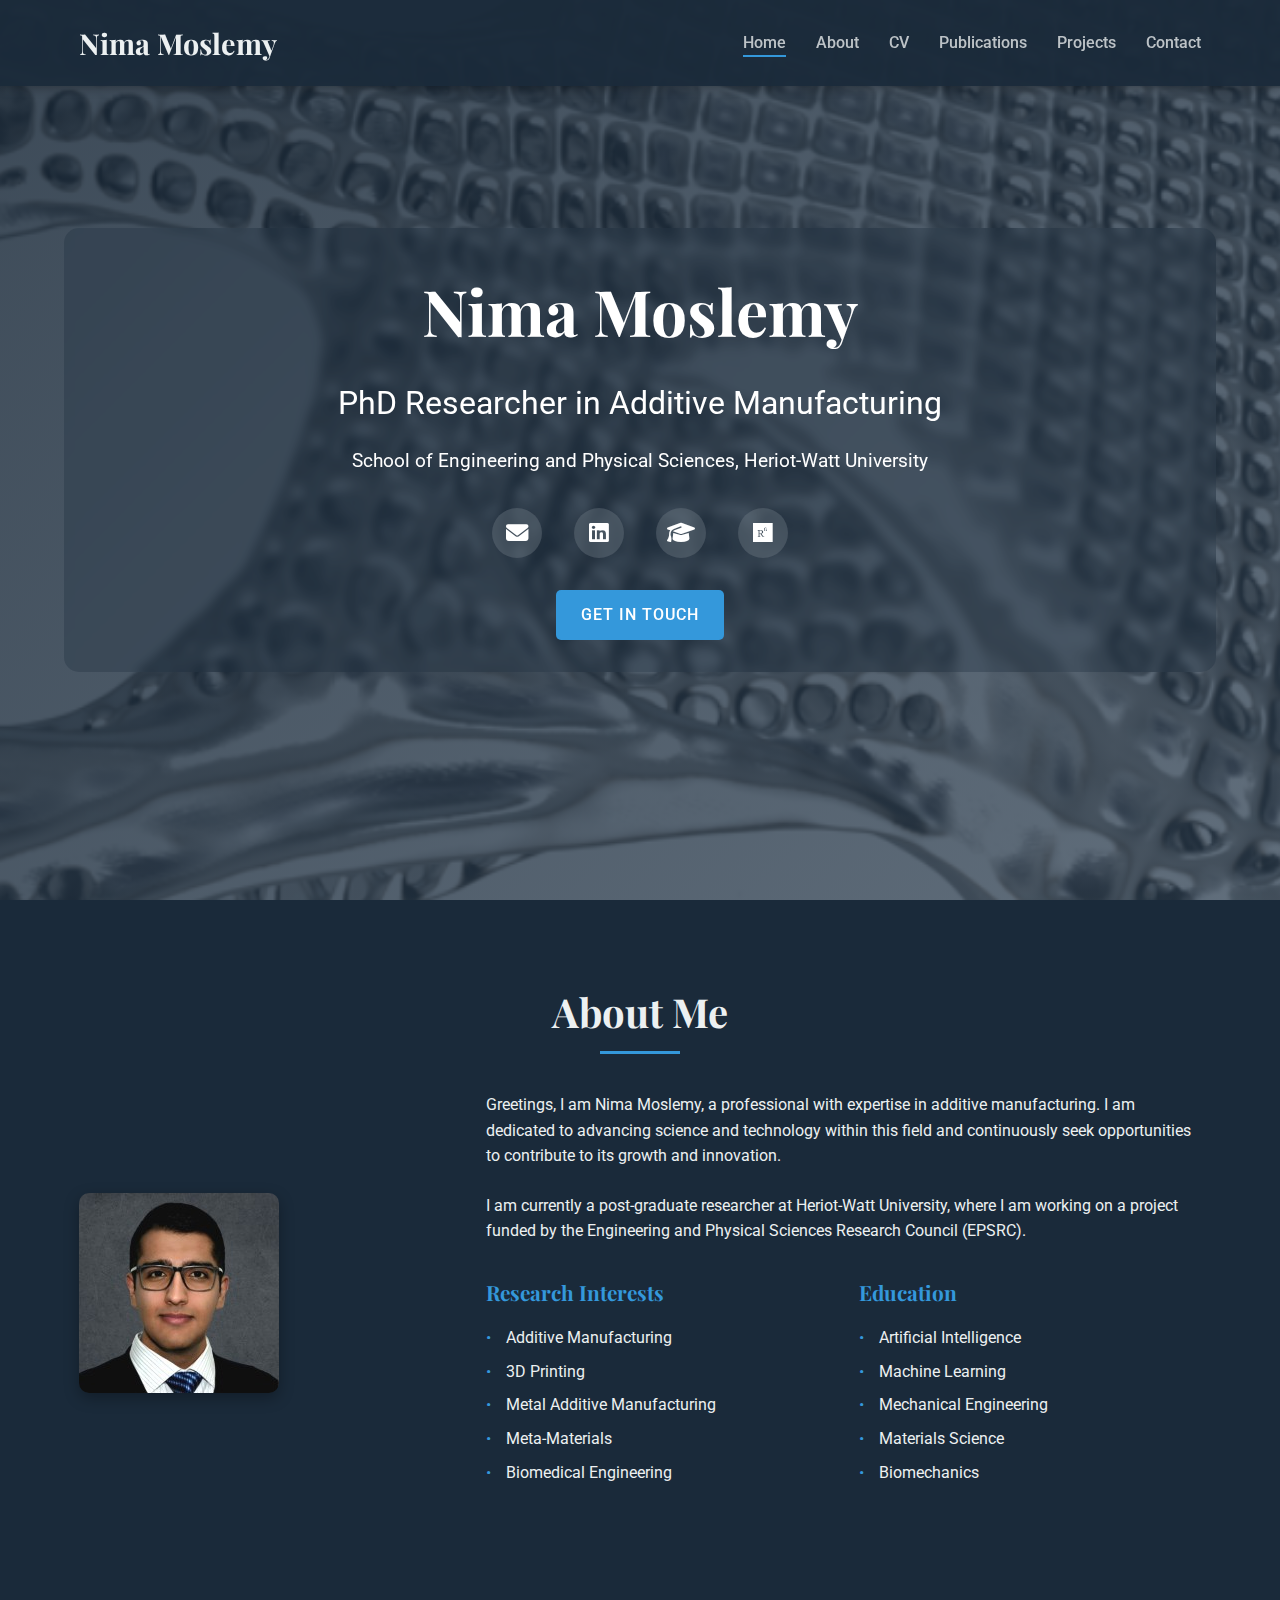
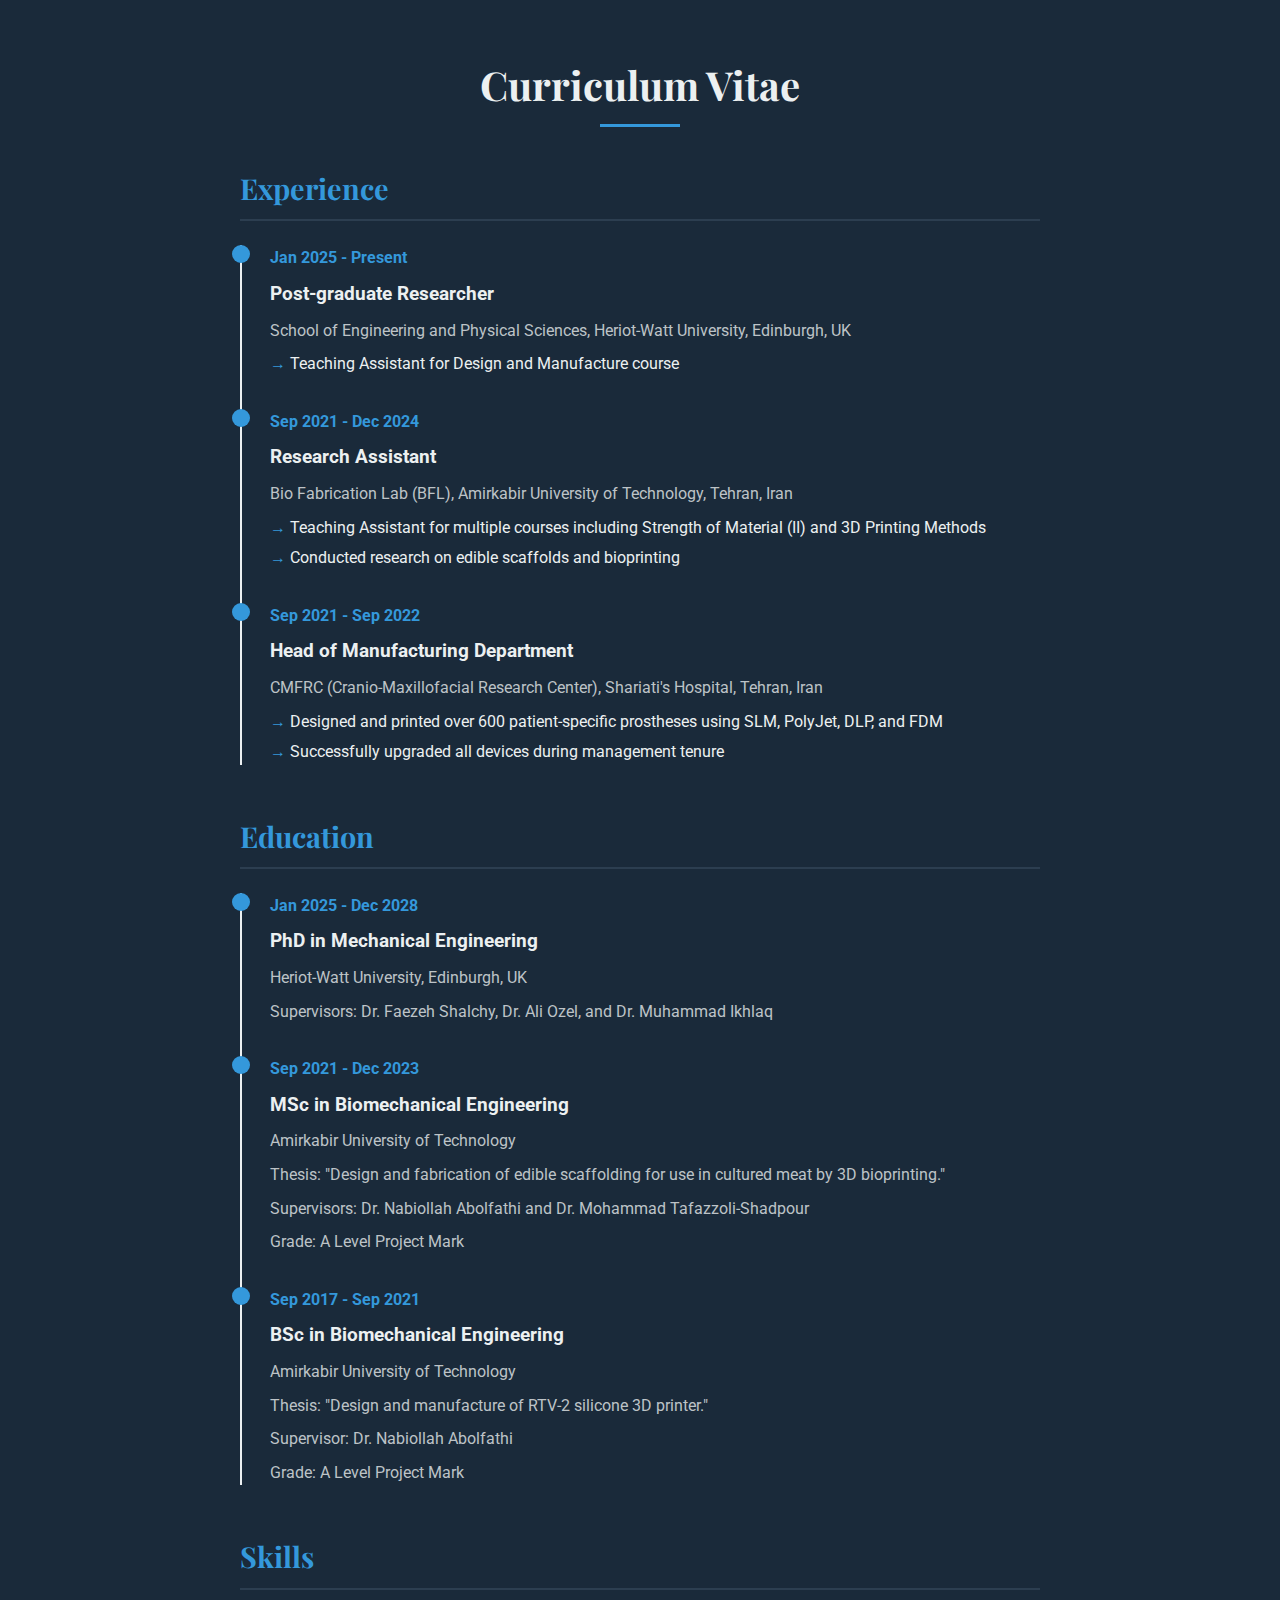
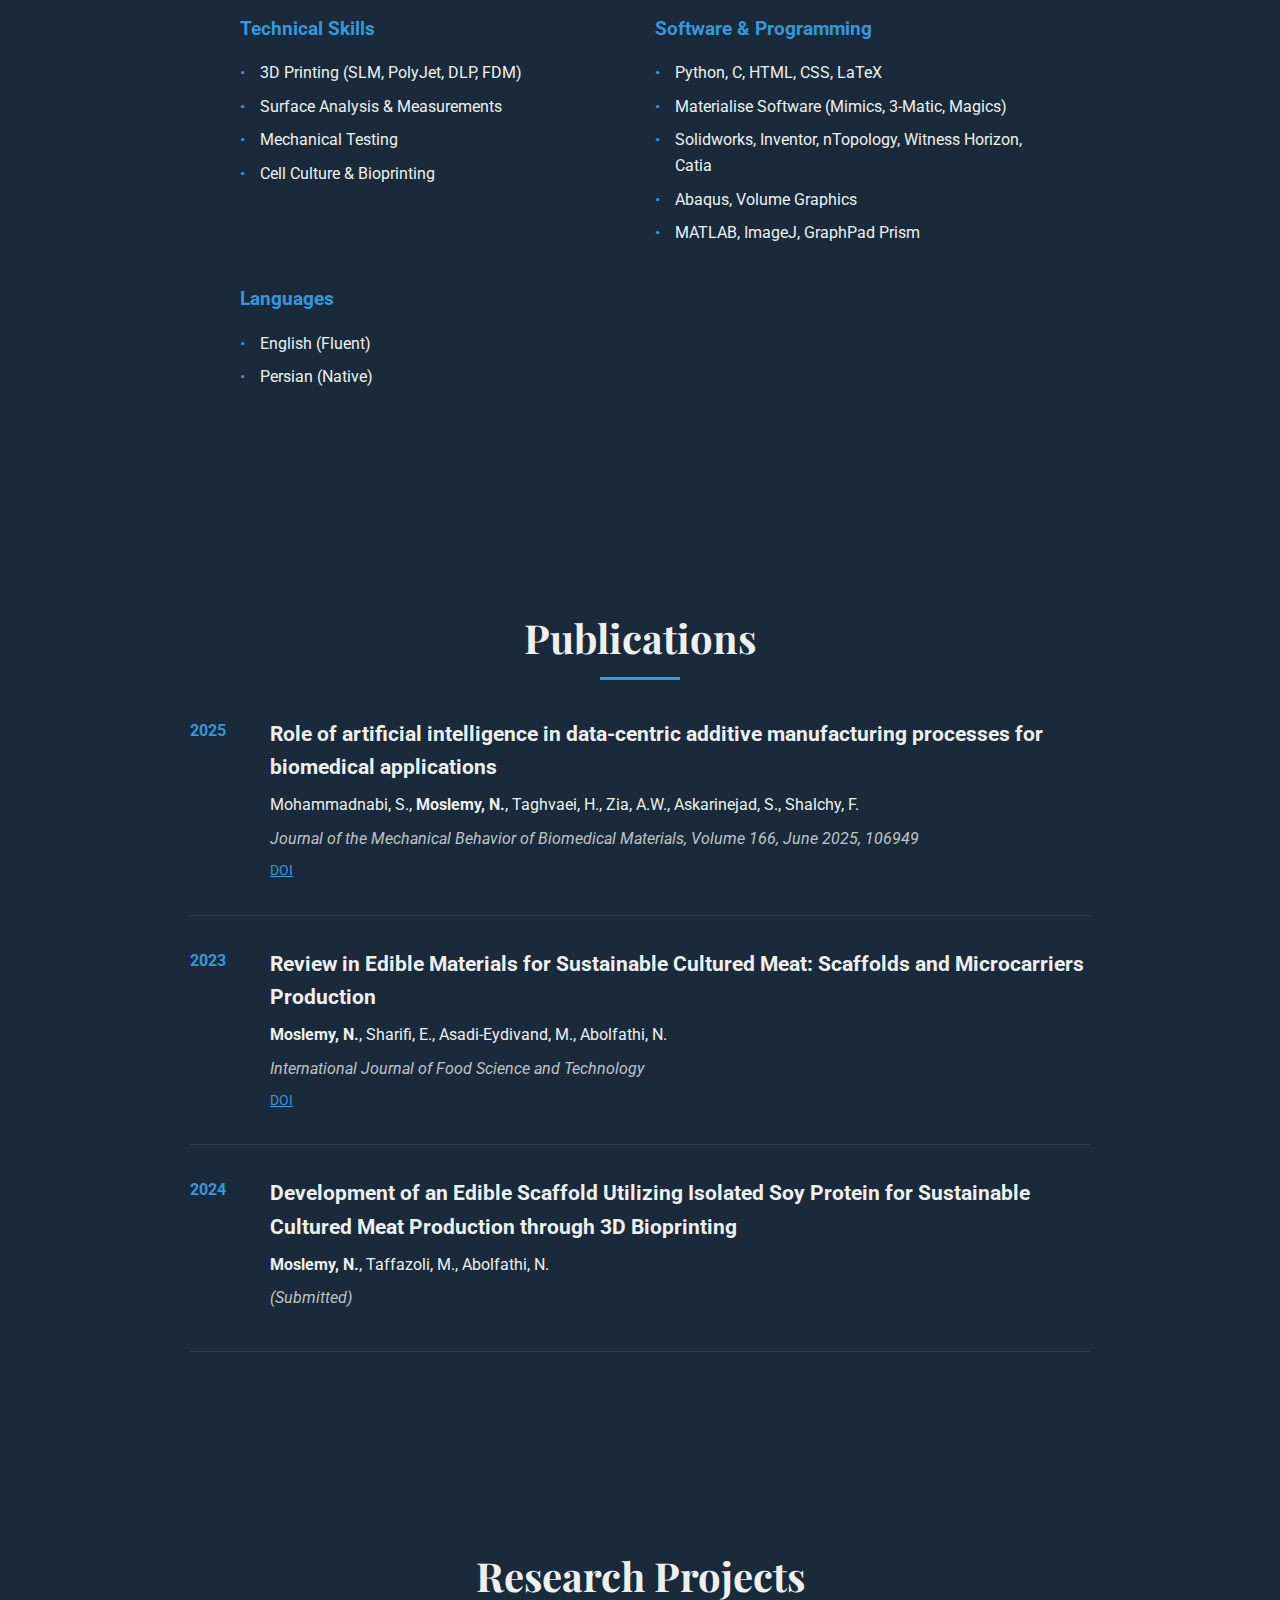
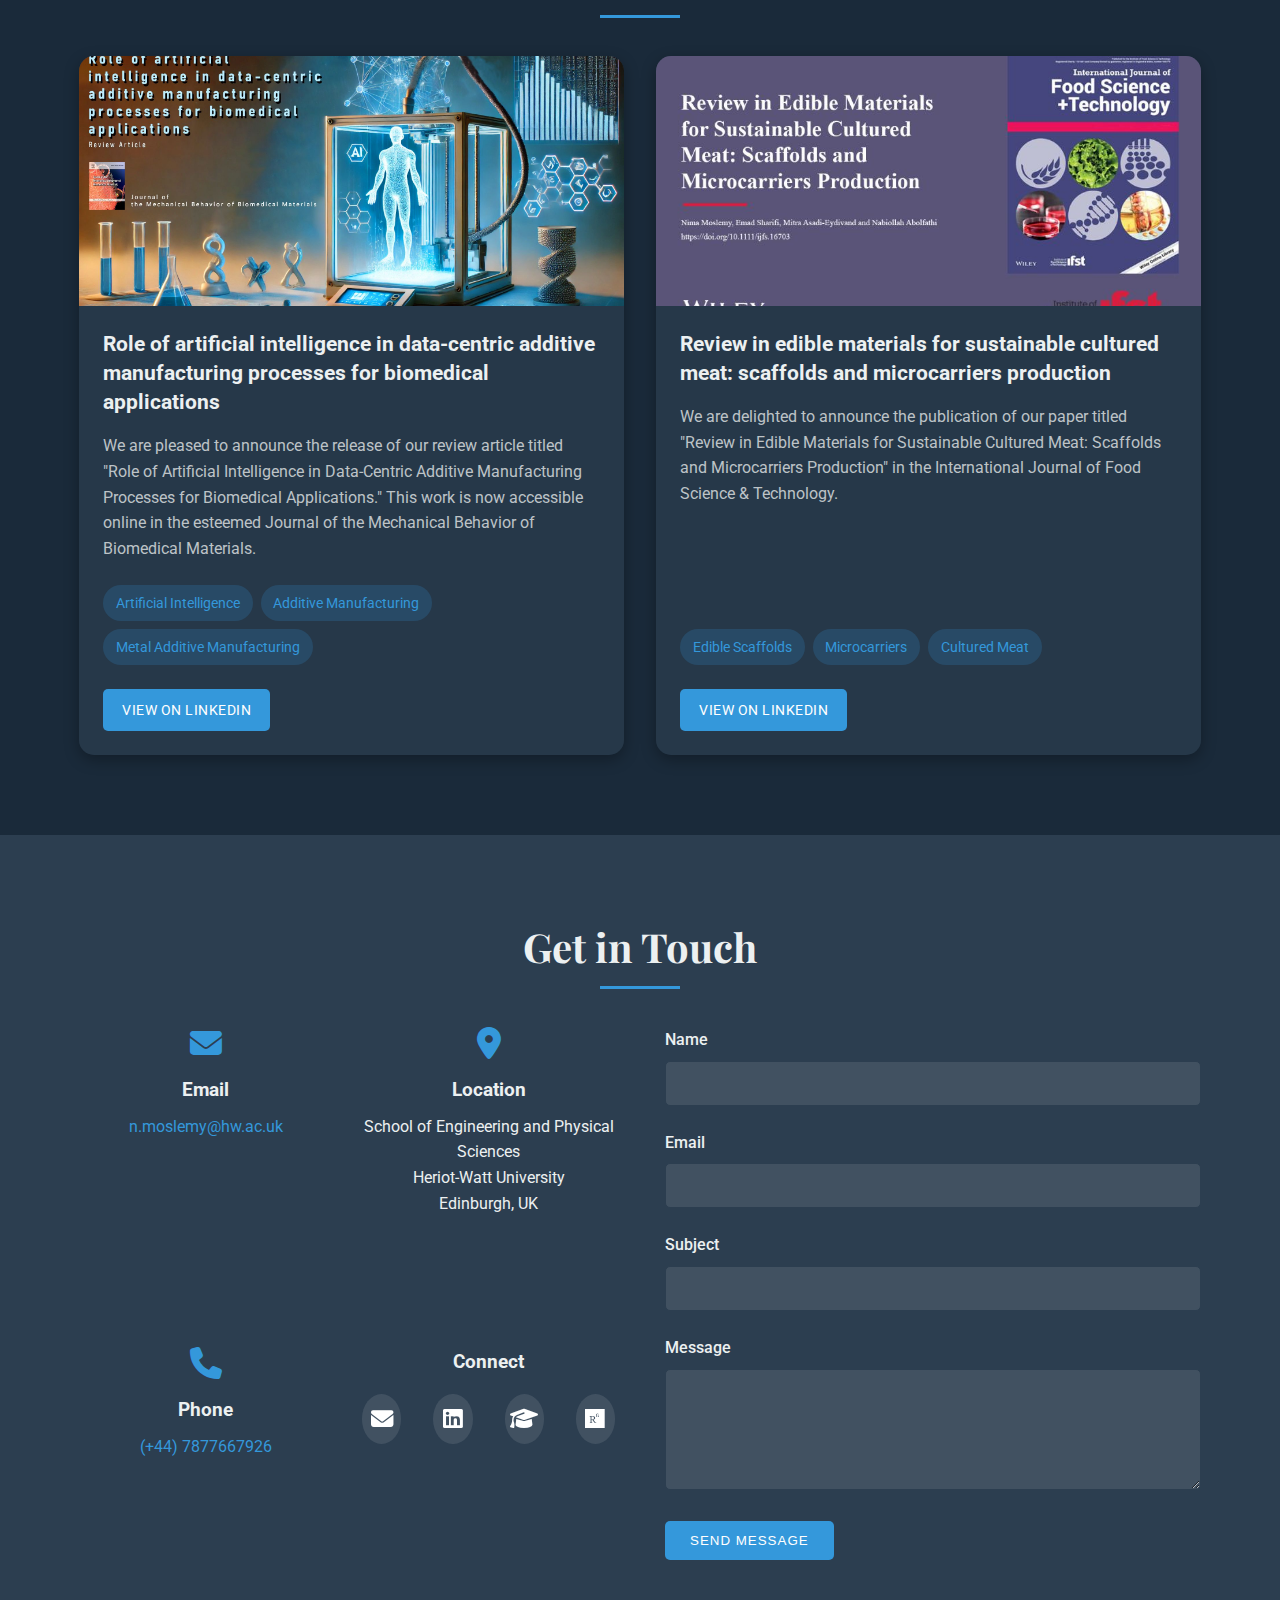
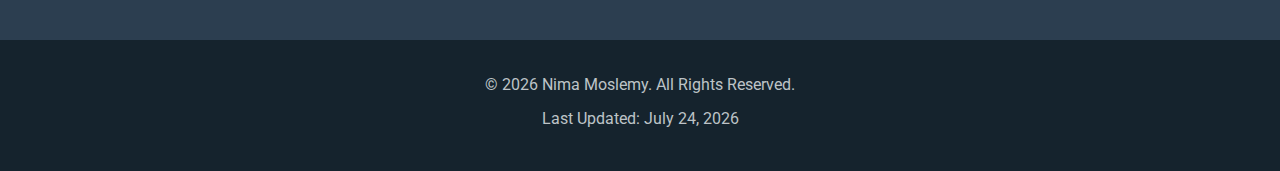
<file: index.html>
<!DOCTYPE html>
<html lang="en">
<head>
    <meta charset="UTF-8">
    <meta name="viewport" content="width=device-width, initial-scale=1.0">
    <title>Nima Moslemy</title>
    <link rel="stylesheet" href="css/styles.css">
    <link rel="stylesheet" href="https://cdnjs.cloudflare.com/ajax/libs/font-awesome/6.4.0/css/all.min.css">
    <link href="https://fonts.googleapis.com/css2?family=Roboto:wght@300;400;500;700&family=Playfair+Display:wght@400;700&display=swap" rel="stylesheet">
</head>
<body>
    <header>
        <div class="container">
            <nav>
                <div class="logo">Nima Moslemy</div>
                <div class="menu-toggle">
                    <i class="fas fa-bars"></i>
                </div>
                <ul class="nav-menu">
                    <li><a href="#home" class="active">Home</a></li>
                    <li><a href="#about">About</a></li>
                    <li><a href="#resume">CV</a></li>
                    <li><a href="#publications">Publications</a></li>
                    <li><a href="#projects">Projects</a></li>
                    <li><a href="#contact">Contact</a></li>
                </ul>
            </nav>
        </div>
    </header>

    <section id="home" class="hero">
        <div class="container">
            <div class="hero-content">
                <h1>Nima Moslemy</h1>
                <h2>PhD Researcher in Additive Manufacturing</h2>
                <p>School of Engineering and Physical Sciences, Heriot-Watt University</p>
                <div class="social-links">
                    <a href="mailto:n.moslemy@hw.ac.uk" target="_blank"><i class="fas fa-envelope"></i></a>
                    <a href="https://www.linkedin.com/in/nimamoslemy/?originalSubdomain=ir" target="_blank"><i class="fab fa-linkedin"></i></a>
                    <a href="https://scholar.google.com/citations?user=oj20_dkAAAAJ&hl=en" target="_blank"><i class="fas fa-graduation-cap"></i></a>
                    <a href="https://www.researchgate.net/profile/Nima-Moslemy" target="_blank"><i class="fab fa-researchgate"></i></a>
                </div>
                <a href="#contact" class="btn">Get in Touch</a>
            </div>
        </div>
    </section>

    <section id="about" class="about">
        <div class="container">
            <h2 class="section-title">About Me</h2>
            <div class="about-content">
                <div class="about-image">
                    <img src="images/profile.jpg" alt="Nima Moslemy">
                </div>
                <div class="about-text">
                    <p>Greetings, I am Nima Moslemy, a professional with expertise in additive manufacturing. I am dedicated to advancing science and technology within this field and continuously seek opportunities to contribute to its growth and innovation.</p>
                    <p> I am currently a post-graduate researcher at Heriot-Watt University, where I am working on a project funded by the Engineering and Physical Sciences Research Council (EPSRC). </p>
                    <div class="about-details">
                        <div class="detail-item">
                            <h3>Research Interests</h3>
                            <ul>
                                <li>Additive Manufacturing</li>
                                <li>3D Printing</li>
                                <li>Metal Additive Manufacturing</li>
                                <li>Meta-Materials</li>
                                <li>Biomedical Engineering</li>
                            </ul>
                        </div>
                        <div class="detail-item">
                            <h3>Education</h3>
                            <ul>
                                <li>Artificial Intelligence</li>
                                <li>Machine Learning</li>
                                <li>Mechanical Engineering</li>
                                <li>Materials Science</li>
                                <li>Biomechanics</li>
                            </ul>
                        </div>
                    </div>
                </div>
            </div>
        </div>
    </section>

    <section id="resume" class="resume">
        <div class="container">
            <h2 class="section-title">Curriculum Vitae</h2>
            <div class="resume-content">
                <div class="resume-section">
                    <h3>Experience</h3>
                    <div class="timeline">
                        <div class="timeline-item">
                            <div class="timeline-date">Jan 2025 - Present</div>
                            <div class="timeline-content">
                                <h4>Post-graduate Researcher</h4>
                                <p>School of Engineering and Physical Sciences, Heriot-Watt University, Edinburgh, UK</p>
                                <ul>
                                    <li>Teaching Assistant for Design and Manufacture course</li>
                                </ul>
                            </div>
                        </div>
                        <div class="timeline-item">
                            <div class="timeline-date">Sep 2021 - Dec 2024</div>
                            <div class="timeline-content">
                                <h4>Research Assistant</h4>
                                <p>Bio Fabrication Lab (BFL), Amirkabir University of Technology, Tehran, Iran</p>
                                <ul>
                                    <li>Teaching Assistant for multiple courses including Strength of Material (II) and 3D Printing Methods</li>
                                    
                                    <li>Conducted research on edible scaffolds and bioprinting</li>
                                </ul>
                            </div>
                        </div>
                        <div class="timeline-item">
                            <div class="timeline-date">Sep 2021 - Sep 2022</div>
                            <div class="timeline-content">
                                <h4>Head of Manufacturing Department</h4>
                                <p>CMFRC (Cranio-Maxillofacial Research Center), Shariati's Hospital, Tehran, Iran</p>
                                <ul>
                                    
                                    <li>Designed and printed over 600 patient-specific prostheses using SLM, PolyJet, DLP, and FDM</li>
                                    <li>Successfully upgraded all devices during management tenure</li>
                                </ul>
                            </div>
                        </div>
                    </div>
                </div>
                
                <div class="resume-section">
                    <h3>Education</h3>
                    <div class="timeline">
                        <div class="timeline-item">
                            <div class="timeline-date">Jan 2025 - Dec 2028</div>
                            <div class="timeline-content">
                                <h4>PhD in Mechanical Engineering</h4>
                                <p>Heriot-Watt University, Edinburgh, UK</p>
                                <p>Supervisors: Dr. Faezeh Shalchy, Dr. Ali Ozel, and Dr. Muhammad Ikhlaq</p>
                            </div>
                        </div>
                        <div class="timeline-item">
                            <div class="timeline-date">Sep 2021 - Dec 2023</div>
                            <div class="timeline-content">
                                <h4>MSc in Biomechanical Engineering</h4>
                                <p>Amirkabir University of Technology</p>
                                <p>Thesis: "Design and fabrication of edible scaffolding for use in cultured meat by 3D bioprinting."</p>
                                <p>Supervisors: Dr. Nabiollah Abolfathi and Dr. Mohammad Tafazzoli-Shadpour</p>
                                <p>Grade: A Level Project Mark</p>
                            </div>
                        </div>
                        <div class="timeline-item">
                            <div class="timeline-date">Sep 2017 - Sep 2021</div>
                            <div class="timeline-content">
                                <h4>BSc in Biomechanical Engineering</h4>
                                <p>Amirkabir University of Technology</p>
                                <p>Thesis: "Design and manufacture of RTV-2 silicone 3D printer."</p>
                                <p>Supervisor: Dr. Nabiollah Abolfathi</p>
                                <p>Grade: A Level Project Mark</p>
                            </div>
                        </div>
                    </div>
                </div>
                
                <div class="resume-section">
                    <h3>Skills</h3>
                    <div class="skills-container">
                        <div class="skill-category">
                            <h4>Technical Skills</h4>
                            <ul>
                                <li>3D Printing (SLM, PolyJet, DLP, FDM)</li>
                                <li>Surface Analysis & Measurements</li>
                                <li>Mechanical Testing</li>
                                <li>Cell Culture & Bioprinting</li>
                            </ul>
                        </div>
                        <div class="skill-category">
                            <h4>Software & Programming</h4>
                            <ul>
                                <li>Python, C, HTML, CSS, LaTeX</li>
                                <li>Materialise Software (Mimics, 3-Matic, Magics)</li>
                                <li>Solidworks, Inventor, nTopology, Witness Horizon, Catia</li>
                                <li>Abaqus, Volume Graphics</li>
                                <li>MATLAB, ImageJ, GraphPad Prism</li>
                            </ul>
                        </div>
                        <div class="skill-category">
                            <h4>Languages</h4>
                            <ul>
                                <li>English (Fluent)</li>
                                <li>Persian (Native)</li>
                            </ul>
                        </div>
                    </div>
                </div>
            </div>
        </div>
    </section>

    <section id="publications" class="publications">
        <div class="container">
            <h2 class="section-title">Publications</h2>
            <div class="publications-content">
                <div class="publication-list">
                    <div class="publication-item">
                        <div class="publication-year">2025</div>
                        <div class="publication-details">
                            <h3>Role of artificial intelligence in data-centric additive manufacturing processes for biomedical applications</h3>
                            <p class="authors">Mohammadnabi, S., <strong>Moslemy, N.</strong>, Taghvaei, H., Zia, A.W., Askarinejad, S., Shalchy, F.</p>
                            <p class="journal">Journal of the Mechanical Behavior of Biomedical Materials, Volume 166, June 2025, 106949</p>
                            <div class="publication-links">
                                <a href="https://doi.org/10.1016/j.jmbbm.2025.106949" class="publication-link">DOI</a>
                            </div>
                        </div>
                    </div>
                    
                    <div class="publication-item">
                        <div class="publication-year">2023</div>
                        <div class="publication-details">
                            <h3>Review in Edible Materials for Sustainable Cultured Meat: Scaffolds and Microcarriers Production</h3>
                            <p class="authors"><strong>Moslemy, N.</strong>, Sharifi, E., Asadi-Eydivand, M., Abolfathi, N.</p>
                            <p class="journal">International Journal of Food Science and Technology</p>
                            <div class="publication-links">
                                <a href="https://doi.org/10.1111/ijfs.16703" class="publication-link">DOI</a>
                            </div>
                        </div>
                    </div>
                    
                    <div class="publication-item">
                        <div class="publication-year">2024</div>
                        <div class="publication-details">
                            <h3>Development of an Edible Scaffold Utilizing Isolated Soy Protein for Sustainable Cultured Meat Production through 3D Bioprinting</h3>
                            <p class="authors"><strong>Moslemy, N.</strong>, Taffazoli, M., Abolfathi, N.</p>
                            <p class="journal">(Submitted)</p>
                        </div>
                    </div>
                </div>
            </div>
        </div>
    </section>

    <section id="projects" class="projects">
        <div class="container">
            <h2 class="section-title">Research Projects</h2>
            <div class="projects-grid">
                <div class="project-card">
                    <div class="project-image">
                        <img src="images/AMinAI.jpeg" alt="AM Research">
                    </div>
                    <div class="project-content">
                        <h3>Role of artificial intelligence in data-centric additive manufacturing processes for biomedical applications</h3>
                        <p>We are pleased to announce the release of our review article titled "Role of Artificial Intelligence in Data-Centric Additive Manufacturing Processes for Biomedical Applications." This work is now accessible online in the esteemed Journal of the Mechanical Behavior of Biomedical Materials.</p>
                        <div class="project-tags">
                            <span class="tag">Artificial Intelligence</span>
                            <span class="tag">Additive Manufacturing</span>
                            <span class="tag">Metal Additive Manufacturing</span>
                        </div>
                        <a href="https://www.linkedin.com/feed/update/urn:li:activity:7300262521549066242/" class="btn-small" target="_blank">View on LinkedIn</a>
                    </div>
                </div>
                
                <div class="project-card">
                    <div class="project-image">
                        <img src="images/meat.jpeg" alt="Cultured meat">
                    </div>
                    <div class="project-content">
                        <h3>Review in edible materials for sustainable cultured meat: scaffolds and microcarriers production</h3>
                        <p>We are delighted to announce the publication of our paper titled "Review in Edible Materials for Sustainable Cultured Meat: Scaffolds and Microcarriers Production" in the International Journal of Food Science & Technology.</p>
                        <div class="project-tags">
                            <span class="tag">Edible Scaffolds</span>
                            <span class="tag">Microcarriers</span>
                            <span class="tag">Cultured Meat</span>
                        </div>
                        <a href="https://www.linkedin.com/feed/update/urn:li:activity:7105873171978801154/" class="btn-small" target="_blank">View on LinkedIn</a>
                    </div>
                </div>
            </div>
        </div>
    </section>

    <section id="contact" class="contact">
        <div class="container">
            <h2 class="section-title">Get in Touch</h2>
            <div class="contact-content">
                <div class="contact-info">
                    <div class="contact-item">
                        <i class="fas fa-envelope"></i>
                        <h3>Email</h3>
                        <p><a href="mailto:n.moslemy@hw.ac.uk">n.moslemy@hw.ac.uk</a></p>
                        
                    </div>
                    <div class="contact-item">
                        <i class="fas fa-map-marker-alt"></i>
                        <h3>Location</h3>
                        <p>School of Engineering and Physical Sciences<br>Heriot-Watt University<br>Edinburgh, UK</p>
                    </div>
                    <div class="contact-item">
                        <i class="fas fa-phone"></i>
                        <h3>Phone</h3>
                        <p><a href="tel:+447877667926">(+44) 7877667926</a></p>
                    </div>
                    <div class="contact-social">
                        <h3>Connect</h3>
                        <div class="social-links">
                            <a href="mailto:n.moslemy@hw.ac.uk" target="_blank"><i class="fas fa-envelope"></i></a>
                            <a href="https://www.linkedin.com/in/nima-moslemy" target="_blank"><i class="fab fa-linkedin"></i></a>
                            <a href="https://scholar.google.com/" target="_blank"><i class="fas fa-graduation-cap"></i></a>
                            <a href="https://www.researchgate.net/" target="_blank"><i class="fab fa-researchgate"></i></a>
                        </div>
                    </div>
                </div>
                <div class="contact-form">
                    <form id="contactForm">
                        <div class="form-group">
                            <label for="name">Name</label>
                            <input type="text" id="name" name="name" required>
                        </div>
                        <div class="form-group">
                            <label for="email">Email</label>
                            <input type="email" id="email" name="email" required>
                        </div>
                        <div class="form-group">
                            <label for="subject">Subject</label>
                            <input type="text" id="subject" name="subject" required>
                        </div>
                        <div class="form-group">
                            <label for="message">Message</label>
                            <textarea id="message" name="message" rows="5" required></textarea>
                        </div>
                        <button type="submit" class="btn">Send Message</button>
                    </form>
                </div>
            </div>
        </div>
    </section>

    <footer>
        <div class="container">
            <div class="footer-content">
                <p>&copy; <span id="year"></span> Nima Moslemy. All Rights Reserved.</p>
                <p>Last Updated: <span id="lastUpdated"></span></p>
            </div>
        </div>
    </footer>

    <script src="js/main.js"></script>
</body>
</html>
</file>
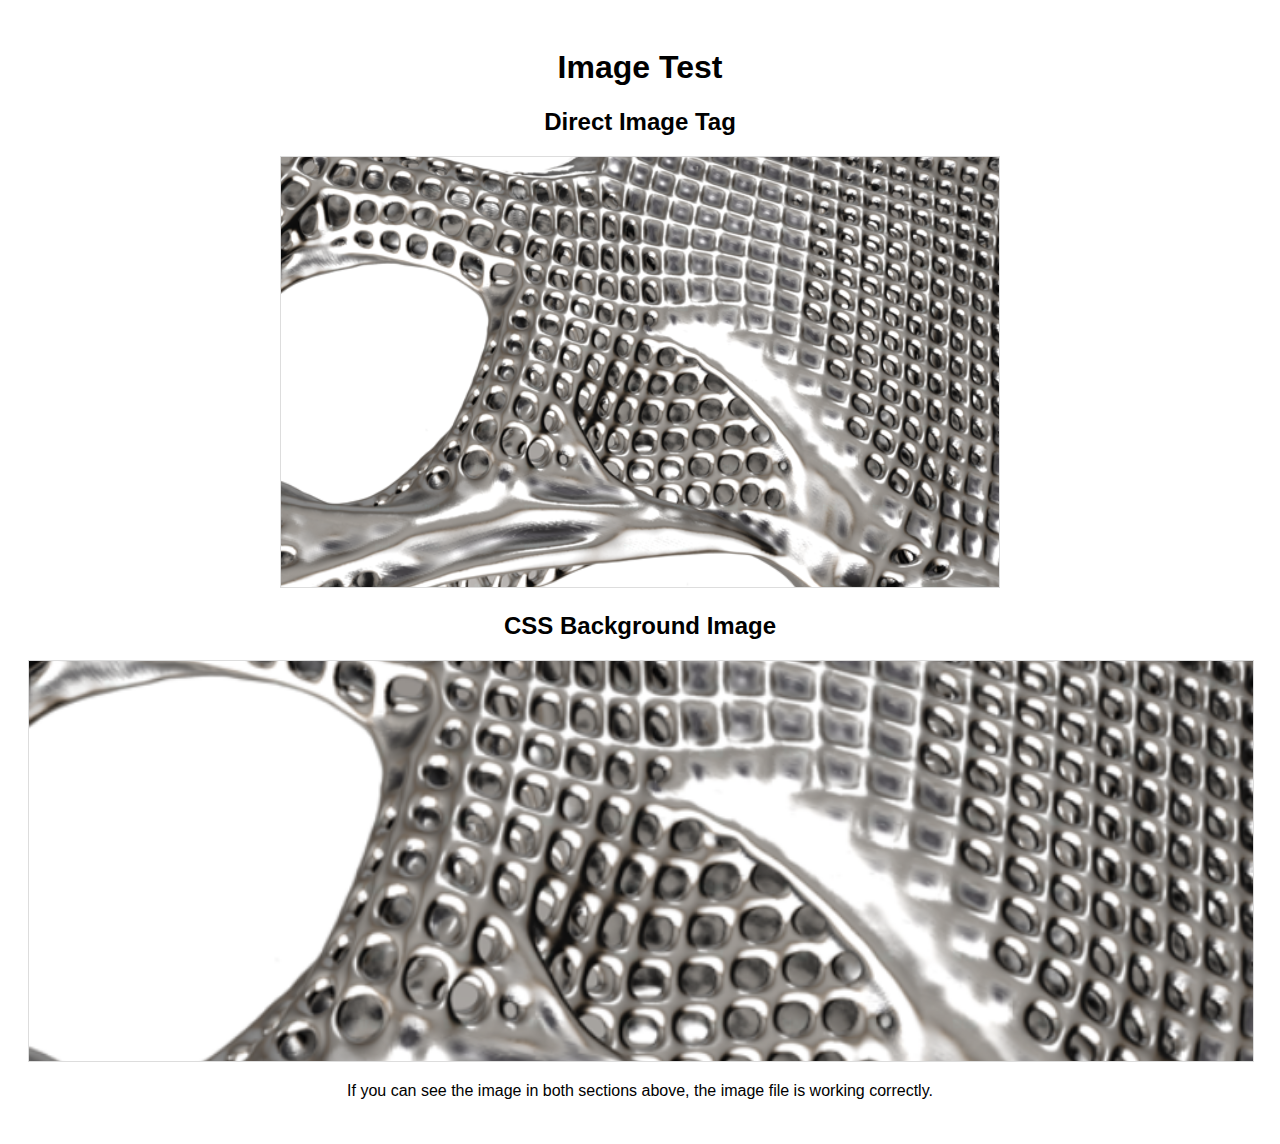
<file: test-image.html>
<!DOCTYPE html>
<html lang="en">
<head>
    <meta charset="UTF-8">
    <meta name="viewport" content="width=device-width, initial-scale=1.0">
    <title>Image Test</title>
    <style>
        body {
            font-family: Arial, sans-serif;
            text-align: center;
            padding: 20px;
        }
        .image-container {
            margin: 20px auto;
            max-width: 800px;
        }
        img {
            max-width: 100%;
            height: auto;
            border: 1px solid #ddd;
        }
        .bg-test {
            width: 100%;
            height: 400px;
            background-image: url('images/hero-bg.png');
            background-size: cover;
            background-position: center;
            margin: 20px 0;
            border: 1px solid #ddd;
        }
    </style>
</head>
<body>
    <h1>Image Test</h1>
    
    <h2>Direct Image Tag</h2>
    <div class="image-container">
        <img src="images/hero-bg.png" alt="Hero Background">
    </div>
    
    <h2>CSS Background Image</h2>
    <div class="bg-test"></div>
    
    <p>If you can see the image in both sections above, the image file is working correctly.</p>
</body>
</html>
</file>
<file: css/styles.css>
/* Base Styles */
:root {
    --primary-color: #2c3e50;
    --secondary-color: #3498db;
    --accent-color: #e74c3c;
    --light-color: #ecf0f1;
    --dark-color: #1a2a3a;
    --text-color: #ecf0f1;
    --text-light: #bdc3c7;
    --font-primary: 'Roboto', sans-serif;
    --font-heading: 'Playfair Display', serif;
    --transition: all 0.3s ease;
    --shadow: 0 5px 15px rgba(0, 0, 0, 0.3);
    --border-radius: 5px;
}

* {
    margin: 0;
    padding: 0;
    box-sizing: border-box;
}

html {
    scroll-behavior: smooth;
}

body {
    font-family: var(--font-primary);
    line-height: 1.6;
    color: var(--text-color);
    background-color: var(--dark-color);
}

a {
    text-decoration: none;
    color: var(--secondary-color);
    transition: var(--transition);
}

a:hover {
    color: var(--primary-color);
}

ul {
    list-style: none;
}

img {
    max-width: 100%;
    height: auto;
    display: block;
}

.container {
    width: 90%;
    max-width: 1200px;
    margin: 0 auto;
    padding: 0 15px;
}

.section-title {
    font-family: var(--font-heading);
    font-size: 2.5rem;
    color: var(--light-color);
    text-align: center;
    margin-bottom: 3rem;
    position: relative;
}

.section-title::after {
    content: '';
    position: absolute;
    bottom: -10px;
    left: 50%;
    transform: translateX(-50%);
    width: 80px;
    height: 3px;
    background-color: var(--secondary-color);
}

section {
    padding: 5rem 0;
}

.btn {
    display: inline-block;
    background-color: var(--secondary-color);
    color: white;
    padding: 12px 25px;
    border-radius: var(--border-radius);
    text-transform: uppercase;
    font-weight: 500;
    letter-spacing: 1px;
    transition: var(--transition);
    border: none;
    cursor: pointer;
}

.btn:hover {
    background-color: var(--primary-color);
    color: white;
    transform: translateY(-3px);
    box-shadow: var(--shadow);
}

.btn-small {
    padding: 8px 15px;
    font-size: 0.9rem;
}

/* Header Styles */
header {
    position: fixed;
    top: 0;
    left: 0;
    width: 100%;
    background-color: rgba(26, 42, 58, 0.95);
    box-shadow: 0 2px 10px rgba(0, 0, 0, 0.3);
    z-index: 1000;
    transition: var(--transition);
}

header.scrolled {
    padding: 10px 0;
    background-color: var(--dark-color);
}

nav {
    display: flex;
    justify-content: space-between;
    align-items: center;
    padding: 20px 0;
}

.logo {
    font-family: var(--font-heading);
    font-size: 1.8rem;
    font-weight: 700;
    color: var(--light-color);
}

.nav-menu {
    display: flex;
}

.nav-menu li {
    margin-left: 30px;
}

.nav-menu a {
    color: var(--text-light);
    font-weight: 500;
    position: relative;
}

.nav-menu a::after {
    content: '';
    position: absolute;
    bottom: -5px;
    left: 0;
    width: 0;
    height: 2px;
    background-color: var(--secondary-color);
    transition: var(--transition);
}

.nav-menu a:hover::after,
.nav-menu a.active::after {
    width: 100%;
}

.nav-menu a:hover {
    color: var(--light-color);
}

.menu-toggle {
    display: none;
    font-size: 1.5rem;
    cursor: pointer;
}

/* Hero Section */
.hero {
    height: 100vh;
    background: url('../images/hero-bg.png');
    background-size: cover;
    background-position: center;
    background-repeat: no-repeat;
    display: flex;
    align-items: center;
    text-align: center;
    color: white;
    position: relative;
}

.hero::before {
    content: '';
    position: absolute;
    top: 0;
    left: 0;
    right: 0;
    bottom: 0;
    background: linear-gradient(135deg, rgba(26, 42, 58, 0.85), rgba(44, 62, 80, 0.75));
    z-index: 1;
}

.hero .container {
    position: relative;
    z-index: 2;
    padding: 2rem;
    background: rgba(26, 42, 58, 0.3);
    border-radius: 15px;
    backdrop-filter: blur(5px);
}

.hero h1 {
    font-family: var(--font-heading);
    font-size: 4rem;
    margin-bottom: 1rem;
}

.hero h2 {
    font-size: 2rem;
    font-weight: 400;
    margin-bottom: 1rem;
}

.hero p {
    font-size: 1.2rem;
    margin-bottom: 2rem;
}

.social-links {
    display: flex;
    justify-content: center;
    gap: 2rem;
    margin-bottom: 2rem;
}

.social-links a {
    display: flex;
    align-items: center;
    justify-content: center;
    width: 50px;
    height: 50px;
    background-color: rgba(255, 255, 255, 0.15);
    border-radius: 50%;
    color: white;
    font-size: 1.4rem;
    transition: var(--transition);
    backdrop-filter: blur(5px);
}

.social-links a:hover {
    background-color: var(--secondary-color);
    transform: translateY(-3px);
    box-shadow: 0 5px 15px rgba(0, 0, 0, 0.3);
}

/* About Section */
.about-content {
    display: grid;
    grid-template-columns: 1fr 2fr;
    gap: 50px;
    align-items: center;
}

.about-image {
    position: relative;
}

.about-image img {
    border-radius: 10px;
    box-shadow: var(--shadow);
}

.about-text p {
    margin-bottom: 1.5rem;
    color: var(--text-color);
}

.about-details {
    display: grid;
    grid-template-columns: repeat(auto-fit, minmax(250px, 1fr));
    gap: 30px;
    margin-top: 2rem;
}

.detail-item h3 {
    font-family: var(--font-heading);
    color: var(--secondary-color);
    margin-bottom: 1rem;
    font-size: 1.3rem;
}

.detail-item ul li {
    margin-bottom: 0.5rem;
    position: relative;
    padding-left: 20px;
}

.detail-item ul li::before {
    content: '•';
    color: var(--secondary-color);
    position: absolute;
    left: 0;
}

/* Resume Section */
.resume-content {
    max-width: 800px;
    margin: 0 auto;
}

.resume-section {
    margin-bottom: 3rem;
}

.resume-section h3 {
    font-family: var(--font-heading);
    color: var(--secondary-color);
    font-size: 1.8rem;
    margin-bottom: 1.5rem;
    border-bottom: 2px solid var(--primary-color);
    padding-bottom: 0.5rem;
}

.timeline {
    position: relative;
}

.timeline::before {
    content: '';
    position: absolute;
    top: 0;
    left: 0;
    width: 2px;
    height: 100%;
    background-color: var(--light-color);
}

.timeline-item {
    position: relative;
    padding-left: 30px;
    margin-bottom: 2rem;
}

.timeline-item::before {
    content: '';
    position: absolute;
    top: 0;
    left: -8px;
    width: 18px;
    height: 18px;
    border-radius: 50%;
    background-color: var(--secondary-color);
}

.timeline-date {
    font-weight: 700;
    color: var(--secondary-color);
    margin-bottom: 0.5rem;
}

.timeline-content h4 {
    font-size: 1.2rem;
    margin-bottom: 0.5rem;
}

.timeline-content p {
    color: var(--text-light);
    margin-bottom: 0.5rem;
}

.timeline-content ul {
    margin-top: 0.5rem;
}

.timeline-content ul li {
    margin-bottom: 0.3rem;
    position: relative;
    padding-left: 20px;
}

.timeline-content ul li::before {
    content: '→';
    color: var(--secondary-color);
    position: absolute;
    left: 0;
}

.skills-container {
    display: grid;
    grid-template-columns: repeat(auto-fit, minmax(250px, 1fr));
    gap: 30px;
}

.skill-category h4 {
    font-size: 1.2rem;
    margin-bottom: 1rem;
    color: var(--secondary-color);
}

.skill-category ul li {
    margin-bottom: 0.5rem;
    position: relative;
    padding-left: 20px;
}

.skill-category ul li::before {
    content: '•';
    color: var(--secondary-color);
    position: absolute;
    left: 0;
}

.resume-download {
    text-align: center;
    margin-top: 3rem;
}

/* Publications Section */
.publication-filters {
    display: flex;
    justify-content: center;
    flex-wrap: wrap;
    margin-bottom: 2rem;
}

.filter-btn {
    background: none;
    border: none;
    padding: 8px 15px;
    margin: 0 5px 10px;
    cursor: pointer;
    font-size: 1rem;
    color: var(--text-color);
    transition: var(--transition);
    border-radius: var(--border-radius);
}

.filter-btn:hover,
.filter-btn.active {
    background-color: var(--secondary-color);
    color: white;
}

.publication-list {
    max-width: 900px;
    margin: 0 auto;
}

.publication-item {
    display: flex;
    margin-bottom: 2rem;
    padding-bottom: 2rem;
    border-bottom: 1px solid var(--primary-color);
}

.publication-year {
    flex: 0 0 80px;
    font-weight: 700;
    color: var(--secondary-color);
}

.publication-details h3 {
    font-size: 1.3rem;
    margin-bottom: 0.5rem;
    color: var(--light-color);
}

.publication-details .authors {
    margin-bottom: 0.5rem;
    color: var(--text-color);
}

.publication-details .journal {
    font-style: italic;
    color: var(--text-light);
    margin-bottom: 0.5rem;
}

.publication-links {
    display: flex;
    gap: 10px;
}

.publication-link {
    font-size: 0.9rem;
    color: var(--secondary-color);
    text-decoration: underline;
}

/* Projects Section */
.projects-grid {
    display: grid;
    grid-template-columns: repeat(2, 1fr);
    gap: 2rem;
    max-width: 1200px;
    margin: 0 auto;
}

.project-card {
    background-color: rgba(44, 62, 80, 0.7);
    border-radius: 15px;
    overflow: hidden;
    box-shadow: var(--shadow);
    transition: var(--transition);
    height: 100%;
    display: flex;
    flex-direction: column;
}

.project-card:hover {
    transform: translateY(-5px);
    box-shadow: 0 15px 30px rgba(0, 0, 0, 0.4);
}

.project-image {
    height: 250px;
    overflow: hidden;
}

.project-image img {
    width: 100%;
    height: 100%;
    object-fit: cover;
    transition: var(--transition);
}

.project-card:hover .project-image img {
    transform: scale(1.05);
}

.project-content {
    padding: 1.5rem;
    flex-grow: 1;
    display: flex;
    flex-direction: column;
}

.project-content h3 {
    font-size: 1.3rem;
    margin-bottom: 1rem;
    color: var(--light-color);
    line-height: 1.4;
}

.project-content p {
    margin-bottom: 1.5rem;
    color: var(--text-light);
    flex-grow: 1;
}

.project-tags {
    display: flex;
    flex-wrap: wrap;
    gap: 0.5rem;
    margin-bottom: 1.5rem;
}

.tag {
    background-color: rgba(52, 152, 219, 0.2);
    color: var(--secondary-color);
    padding: 0.4rem 0.8rem;
    border-radius: 20px;
    font-size: 0.9rem;
    transition: var(--transition);
}

.project-card .btn-small {
    align-self: flex-start;
    background-color: var(--secondary-color);
    color: white;
    padding: 0.6rem 1.2rem;
    border-radius: var(--border-radius);
    transition: var(--transition);
    text-transform: uppercase;
    font-size: 0.9rem;
    letter-spacing: 0.5px;
}

.project-card .btn-small:hover {
    background-color: var(--primary-color);
    transform: translateY(-2px);
}

/* Contact Section */
.contact {
    background-color: var(--primary-color);
}

.contact-content {
    display: grid;
    grid-template-columns: repeat(auto-fit, minmax(300px, 1fr));
    gap: 50px;
}

.contact-info {
    display: grid;
    grid-template-columns: repeat(auto-fit, minmax(200px, 1fr));
    gap: 30px;
}

.contact-item {
    text-align: center;
    margin-bottom: 1.5rem;
}

.contact-item i {
    font-size: 2rem;
    color: var(--secondary-color);
    margin-bottom: 1rem;
}

.contact-item h3 {
    font-size: 1.2rem;
    margin-bottom: 0.5rem;
    color: var(--light-color);
}

.contact-social {
    text-align: center;
}

.contact-social h3 {
    font-size: 1.2rem;
    margin-bottom: 1rem;
    color: var(--light-color);
}

.contact-form .form-group {
    margin-bottom: 1.5rem;
}

.contact-form label {
    display: block;
    margin-bottom: 0.5rem;
    font-weight: 500;
    color: var(--light-color);
}

.contact-form input,
.contact-form textarea {
    width: 100%;
    padding: 12px;
    border: 1px solid var(--primary-color);
    background-color: rgba(255, 255, 255, 0.1);
    color: var(--light-color);
    border-radius: var(--border-radius);
    font-family: var(--font-primary);
    font-size: 1rem;
}

.contact-form input:focus,
.contact-form textarea:focus {
    outline: none;
    border-color: var(--secondary-color);
    background-color: rgba(255, 255, 255, 0.15);
}

/* Footer */
footer {
    background-color: #15232d;
    color: var(--text-light);
    padding: 2rem 0;
    text-align: center;
}

.footer-content p {
    margin-bottom: 0.5rem;
}

/* Responsive Styles */
@media screen and (max-width: 992px) {
    .hero h1 {
        font-size: 3rem;
    }
    
    .hero h2 {
        font-size: 1.8rem;
    }
    
    .about-content {
        grid-template-columns: 1fr;
        text-align: center;
    }
    
    .about-image {
        max-width: 400px;
        margin: 0 auto 2rem;
    }
    
    .about-details {
        text-align: left;
    }
    
    .projects-grid {
        grid-template-columns: 1fr 1fr;
        gap: 1.5rem;
    }
}

@media screen and (max-width: 768px) {
    .section-title {
        font-size: 2rem;
    }
    
    .menu-toggle {
        display: block;
    }
    
    .nav-menu {
        position: fixed;
        top: 80px;
        left: -100%;
        width: 100%;
        height: calc(100vh - 80px);
        background-color: white;
        flex-direction: column;
        align-items: center;
        justify-content: flex-start;
        padding-top: 2rem;
        transition: var(--transition);
        box-shadow: 0 5px 10px rgba(0, 0, 0, 0.1);
    }
    
    .nav-menu.active {
        left: 0;
    }
    
    .nav-menu li {
        margin: 1.5rem 0;
    }
    
    .publication-item {
        flex-direction: column;
    }
    
    .publication-year {
        margin-bottom: 0.5rem;
    }
    
    .contact-info {
        grid-template-columns: 1fr;
    }
    
    .projects-grid {
        grid-template-columns: 1fr;
    }
    
    .project-image {
        height: 200px;
    }
}

@media screen and (max-width: 576px) {
    .hero h1 {
        font-size: 2.5rem;
    }
    
    .hero h2 {
        font-size: 1.5rem;
    }
    
    .btn {
        padding: 10px 20px;
    }
    
    .timeline-item {
        padding-left: 25px;
    }
    
    .projects-grid {
        grid-template-columns: 1fr;
    }
}

/* Contact section specific social links */
.contact-social .social-links a {
    background-color: rgba(255, 255, 255, 0.1);
}
</file>
